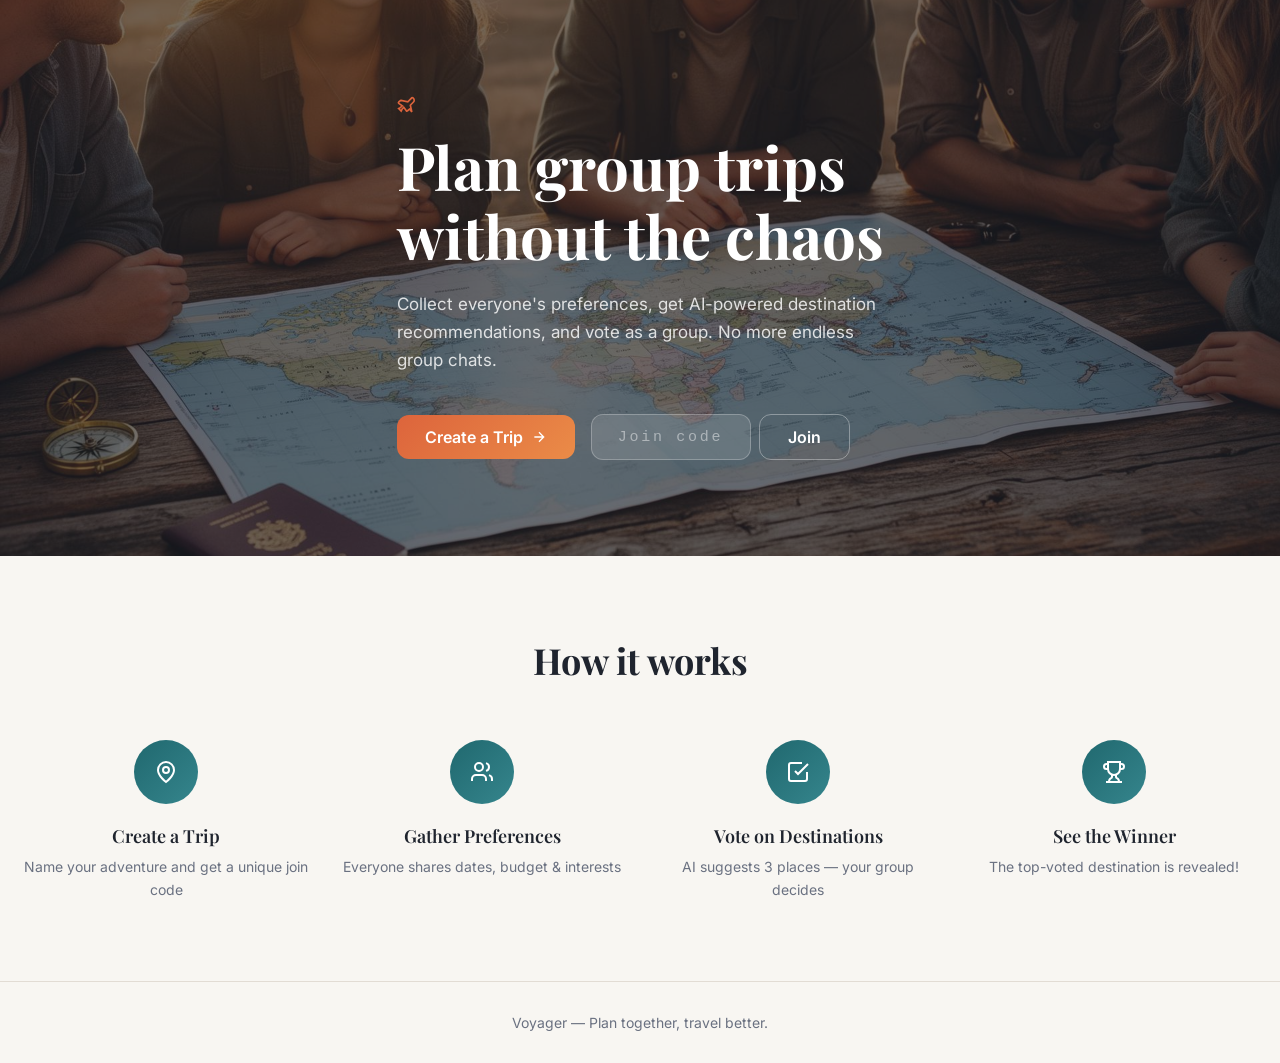
<file: templates/index.html>
<!DOCTYPE html>
<html lang="en">
<head>
  <meta charset="UTF-8" />
  <meta name="viewport" content="width=device-width, initial-scale=1.0"/>
  <title>AI Trip Planner</title>
  <link rel="stylesheet" href="/static/css/style.css" />
</head>
<body>

<!-- ── Hero ──────────────────────────────────────────── -->
<section class="hero">
  <div class="hero-bg">
    <img src="/static/images/hero-travel.jpg" alt="Friends planning a trip" />
    <div class="hero-overlay"></div>
  </div>
  <div class="hero-content container anim-fade-up">
    <div class="hero-brand">
      <!-- Plane icon -->
      <svg class="icon-md" viewBox="0 0 24 24" fill="none" stroke="currentColor" stroke-width="2" style="color:var(--accent)">
        <path d="M17.8 19.2 16 11l3.5-3.5C21 6 21 4 19.5 2.5S18 2 16.5 3.5L13 7 4.8 5.2a1 1 0 0 0-.9.3L2 7.4a1 1 0 0 0 .1 1.4l4.3 3.1L4 14l-2 1 3 3 1-2 2.1-2.5 3.1 4.3a1 1 0 0 0 1.4.1l1.9-1.9a1 1 0 0 0 .2-.9z"/>
      </svg>
      <span class="hero-brand-text"></span>
    </div>
    <h1>Plan group trips<br/>without the chaos</h1>
    <p>Collect everyone's preferences, get AI-powered destination recommendations, and vote as a group. No more endless group chats.</p>
    <div class="hero-actions">
      <button class="btn btn-accent btn-lg" onclick="showCreateOverlay()">
        Create a Trip
        <svg class="icon-sm" viewBox="0 0 24 24" fill="none" stroke="currentColor" stroke-width="2"><path d="M5 12h14M12 5l7 7-7 7"/></svg>
      </button>
      <div class="hero-join-row">
        <input class="input" id="joinCodeInput" type="text" placeholder="Join code" maxlength="6"
               oninput="this.value=this.value.toUpperCase()"
               onkeydown="if(event.key==='Enter')handleJoin()" />
        <button class="btn btn-outline btn-lg" onclick="handleJoin()">Join</button>
      </div>
    </div>
  </div>
</section>

<!-- ── How it works ───────────────────────────────────── -->
<section class="how">
  <div class="container">
    <h2>How it works</h2>
    <div class="how-grid">

      <div class="how-step">
        <div class="how-icon">
          <svg class="icon-lg" viewBox="0 0 24 24" fill="none" stroke="white" stroke-width="2">
            <path d="M20 10c0 6-8 12-8 12S4 16 4 10a8 8 0 0 1 16 0z"/><circle cx="12" cy="10" r="3"/>
          </svg>
        </div>
        <h3>Create a Trip</h3>
        <p>Name your adventure and get a unique join code</p>
      </div>

      <div class="how-step">
        <div class="how-icon">
          <svg class="icon-lg" viewBox="0 0 24 24" fill="none" stroke="white" stroke-width="2">
            <path d="M16 21v-2a4 4 0 0 0-4-4H6a4 4 0 0 0-4 4v2"/><circle cx="9" cy="7" r="4"/>
            <path d="M22 21v-2a4 4 0 0 0-3-3.87M16 3.13a4 4 0 0 1 0 7.75"/>
          </svg>
        </div>
        <h3>Gather Preferences</h3>
        <p>Everyone shares dates, budget &amp; interests</p>
      </div>

      <div class="how-step">
        <div class="how-icon">
          <svg class="icon-lg" viewBox="0 0 24 24" fill="none" stroke="white" stroke-width="2">
            <path d="M9 11l3 3L22 4"/><path d="M21 12v7a2 2 0 0 1-2 2H5a2 2 0 0 1-2-2V5a2 2 0 0 1 2-2h11"/>
          </svg>
        </div>
        <h3>Vote on Destinations</h3>
        <p>AI suggests 3 places — your group decides</p>
      </div>

      <div class="how-step">
        <div class="how-icon">
          <svg class="icon-lg" viewBox="0 0 24 24" fill="none" stroke="white" stroke-width="2">
            <path d="M6 9H4.5a2.5 2.5 0 0 1 0-5H6"/><path d="M18 9h1.5a2.5 2.5 0 0 0 0-5H18"/>
            <path d="M4 22h16"/><path d="M10 14.66V17c0 .55-.47.98-.97 1.21C7.85 18.75 7 20.24 7 22"/>
            <path d="M14 14.66V17c0 .55.47.98.97 1.21C16.15 18.75 17 20.24 17 22"/>
            <path d="M18 2H6v7a6 6 0 0 0 12 0V2z"/>
          </svg>
        </div>
        <h3>See the Winner</h3>
        <p>The top-voted destination is revealed!</p>
      </div>

    </div>
  </div>
</section>

<!-- ── Footer ────────────────────────────────────────── -->
<footer class="site-footer">
  <div class="container">
    <p>Voyager — Plan together, travel better.</p>
  </div>
</footer>

<!-- ── Create Trip Overlay ────────────────────────────── -->
<div class="overlay-backdrop" id="createOverlay" onclick="handleOverlayClick(event)">
  <div class="overlay-card card card-elevated" id="overlayCard">

    <!-- Form state -->
    <div id="createFormState">
      <div class="card-header" style="display:flex;align-items:center;justify-content:space-between;">
        <span class="card-title">Create a new trip</span>
        <button class="btn-icon" onclick="hideCreateOverlay()">
          <svg class="icon-sm" viewBox="0 0 24 24" fill="none" stroke="currentColor" stroke-width="2"><path d="M18 6 6 18M6 6l12 12"/></svg>
        </button>
      </div>
      <div class="card-body space-y">
        <div class="field">
          <label for="createTripName">Trip name</label>
          <input class="input" id="createTripName" type="text" placeholder="e.g. Summer Getaway 2026" />
        </div>
        <div class="field">
          <label for="createOrgName">Your name (organiser)</label>
          <input class="input" id="createOrgName" type="text" placeholder="e.g. Alex"
                 onkeydown="if(event.key==='Enter')submitCreateTrip()" />
        </div>
        <button class="btn btn-primary btn-w100" onclick="submitCreateTrip()">
          Create Trip
        </button>
      </div>
    </div>

    <!-- Success state -->
    <div id="createSuccessState" style="display:none;">
      <div class="card-full" style="text-align:center;">
        <button class="btn-icon" style="float:right;margin-bottom:0.5rem;" onclick="hideCreateOverlay()">
          <svg class="icon-sm" viewBox="0 0 24 24" fill="none" stroke="currentColor" stroke-width="2"><path d="M18 6 6 18M6 6l12 12"/></svg>
        </button>
        
        <!-- Join Code Section -->
        <p style="font-size:0.875rem;color:var(--muted-fg);margin-bottom:0.5rem;">Your join code is</p>
        <div class="code-display">
          <span class="code-display-val" id="displayJoinCode"></span>
          <button class="btn-icon" id="copyCodeBtn" onclick="copyJoinCode()">
            <svg id="copyIcon" class="icon-md" viewBox="0 0 24 24" fill="none" stroke="currentColor" stroke-width="2">
              <rect width="14" height="14" x="8" y="8" rx="2" ry="2"/><path d="M4 16c-1.1 0-2-.9-2-2V4c0-1.1.9-2 2-2h10c1.1 0 2 .9 2 2"/>
            </svg>
          </button>
        </div>
        
        <!-- Shareable Link Section -->
        <p style="font-size:0.875rem;color:var(--muted-fg);margin:1rem 0 0.5rem 0;">Or share this direct link</p>
        <div class="code-display" style="margin-bottom:1rem;">
          <span class="code-display-val" id="displayShareLink" style="font-size:0.75rem;"></span>
          <button class="btn-icon" id="copyLinkBtnHome" onclick="copyShareLink()">
            <svg id="copyLinkIconHome" class="icon-md" viewBox="0 0 24 24" fill="none" stroke="currentColor" stroke-width="2">
              <path d="M10 13a5 5 0 0 0 7.54.54l3-3a5 5 0 0 0-7.07-7.07l-1.72 1.71"/><path d="M14 11a5 5 0 0 0-7.54-.54l-3 3a5 5 0 0 0 7.07 7.07l1.71-1.71"/>
            </svg>
          </button>
        </div>
        
        <p style="font-size:0.875rem;color:var(--muted-fg);margin-bottom:1.5rem;">Share the code or link with your group so they can join and add their preferences.</p>
        <button class="btn btn-accent btn-w100" id="goDashboardBtn">
          Go to Trip Dashboard
        </button>
      </div>
    </div>

  </div>
</div>

<!-- ── Toast container ───────────────────────────────── -->
<div id="toast-container"></div>

<script src="/static/js/app.js"></script>
</body>
</html>
</file>
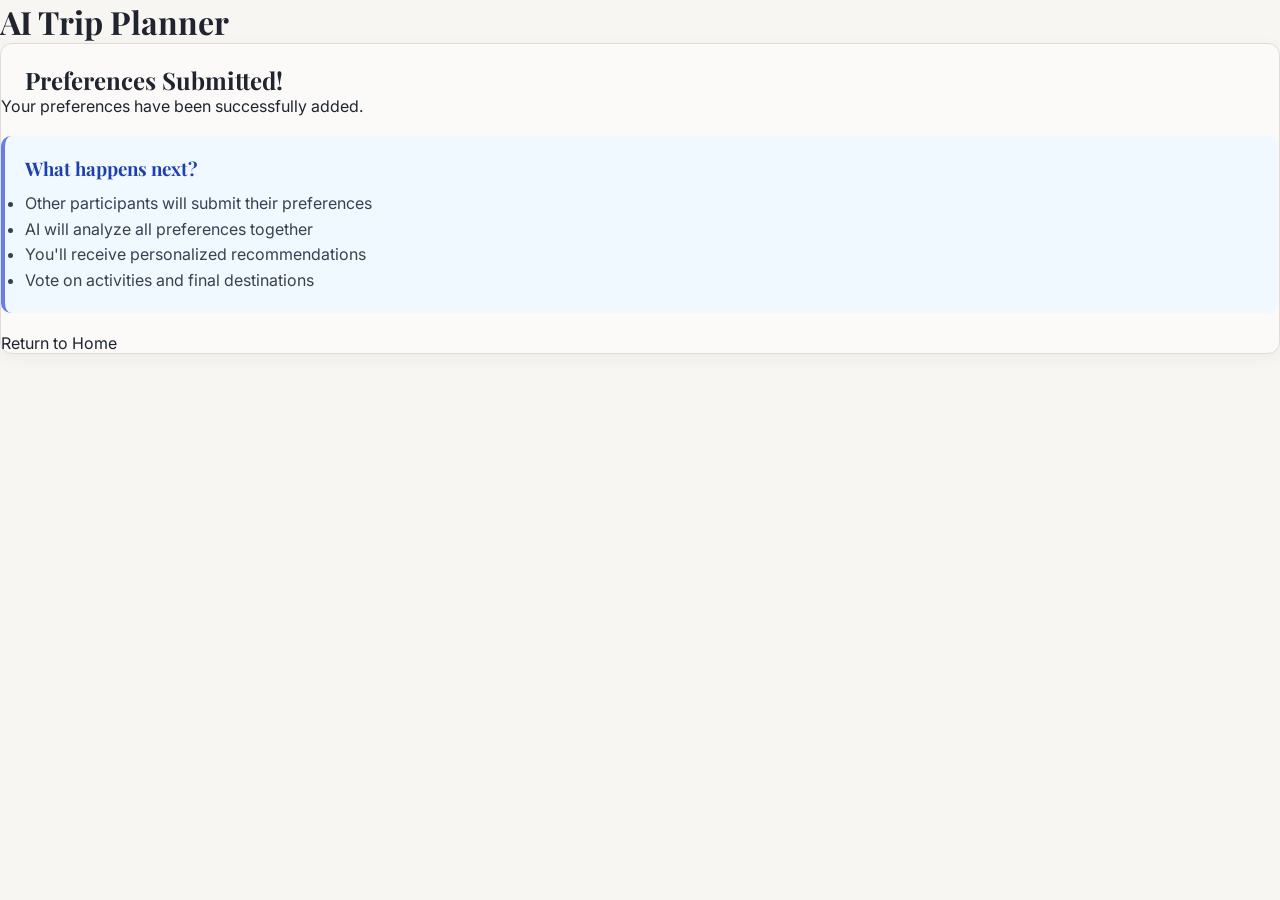
<file: templates/confirmation.html>
<!DOCTYPE html>
<html lang="en">
<head>
<meta charset="UTF-8">
<meta name="viewport" content="width=device-width, initial-scale=1.0">
<title>Success - AI Trip Planner</title>
<link rel="stylesheet" href="/static/css/style.css">
</head>

<body>

<div class="page">

<header class="header">
<div class="logo">
<span class="logo-icon"></span>
<h1>AI Trip Planner</h1>
</div>
</header>

<div class="main-container">
<div class="card-wrapper">

<div class="card">
<div class="card-header">
<span class="card-icon"></span>
<h2>Preferences Submitted!</h2>
</div>
<p class="card-description">Your preferences have been successfully added.</p>

<div style="background: #f0f9ff; padding: 20px; border-radius: 10px; margin: 20px 0; border-left: 4px solid #667eea;">
<h3 style="color: #1e40af; margin-bottom: 10px;">What happens next?</h3>
<ul style="color: #374151; line-height: 1.6;">
<li>Other participants will submit their preferences</li>
<li>AI will analyze all preferences together</li>
<li>You'll receive personalized recommendations</li>
<li>Vote on activities and final destinations</li>
</ul>
</div>

<a href="/" class="primary-btn" style="text-decoration: none; display: flex; align-items: center; justify-content: space-between;">
<span class="btn-text">Return to Home</span>
<span class="btn-icon"></span>
</a>

</div>

</div>
</div>

</div>

<script>
console.log('Confirmation page loaded successfully');
</script>

</body>
</html>
</file>
<file: static/css/style.css>
@import url('https://fonts.googleapis.com/css2?family=Playfair+Display:wght@400;500;600;700&family=Inter:wght@300;400;500;600;700&display=swap');

/* ── Design tokens ─────────────────────────────────────── */
:root {
  --bg:          hsl(38, 30%, 96%);
  --fg:          hsl(220, 20%, 15%);
  --card:        hsl(36, 25%, 98%);
  --card-fg:     hsl(220, 20%, 15%);
  --primary:     hsl(185, 55%, 28%);
  --primary-fg:  hsl(0, 0%, 100%);
  --secondary:   hsl(35, 30%, 90%);
  --accent:      hsl(15, 70%, 55%);
  --accent-fg:   hsl(0, 0%, 100%);
  --muted:       hsl(35, 20%, 92%);
  --muted-fg:    hsl(220, 10%, 46%);
  --border:      hsl(35, 20%, 86%);
  --radius:      0.75rem;
  --grad-hero:   linear-gradient(135deg, hsl(185,55%,28%), hsl(185,45%,38%));
  --grad-accent: linear-gradient(135deg, hsl(15,70%,55%), hsl(25,80%,60%));
  --grad-warm:   linear-gradient(180deg, hsl(38,30%,96%), hsl(35,30%,90%));
  --shadow-card: 0 4px 20px -4px hsl(220 20% 15% / 0.08);
  --shadow-elev: 0 12px 40px -8px hsl(220 20% 15% / 0.15);
  --font-head:   'Playfair Display', serif;
  --font-body:   'Inter', sans-serif;
}

/* ── Reset ──────────────────────────────────────────────── */
*, *::before, *::after { box-sizing: border-box; margin: 0; padding: 0; }
html { font-size: 16px; }
body { font-family: var(--font-body); background: var(--bg); color: var(--fg); min-height: 100vh; }
h1,h2,h3,h4,h5,h6 { font-family: var(--font-head); }
a { text-decoration: none; color: inherit; }
button { cursor: pointer; font-family: var(--font-body); border: none; outline: none; }
input, select, textarea { font-family: var(--font-body); outline: none; }
img { max-width: 100%; display: block; }

/* ── Utilities ──────────────────────────────────────────── */
.container    { max-width: 1280px; margin: 0 auto; padding: 0 1.5rem; }
.container-sm { max-width: 768px;  margin: 0 auto; padding: 0 1.5rem; }

/* ── Buttons ────────────────────────────────────────────── */
.btn {
  display: inline-flex; align-items: center; justify-content: center; gap: 0.5rem;
  padding: 0.625rem 1.25rem; border-radius: var(--radius); font-size: 0.9375rem;
  font-weight: 600; transition: opacity 0.15s, background 0.15s, border-color 0.15s;
  white-space: nowrap; border: none;
}
.btn:disabled { opacity: 0.45; cursor: not-allowed; pointer-events: none; }
.btn-primary  { background: var(--grad-hero); color: var(--primary-fg); }
.btn-accent   { background: var(--grad-accent); color: var(--accent-fg); }
.btn-outline  { background: transparent; border: 1.5px solid var(--border); color: var(--fg); }
.btn-ghost    { background: transparent; color: var(--muted-fg); }
.btn-icon     { padding: 0.4rem; border-radius: var(--radius); background: transparent; color: var(--muted-fg); }
.btn-lg       { padding: 0.75rem 1.75rem; font-size: 1rem; }
.btn-sm       { padding: 0.375rem 0.875rem; font-size: 0.8125rem; }
.btn-w100     { width: 100%; }
.btn:not(:disabled):hover { opacity: 0.87; }
.btn-outline:not(:disabled):hover { border-color: var(--primary); color: var(--primary); opacity: 1; }
.btn-ghost:not(:disabled):hover   { background: var(--muted); opacity: 1; }
.btn-icon:not(:disabled):hover    { background: var(--muted); opacity: 1; }

/* ── Inputs ─────────────────────────────────────────────── */
.field { display: flex; flex-direction: column; gap: 0.375rem; }
label  { font-size: 0.875rem; font-weight: 500; color: var(--fg); }
.input {
  width: 100%; padding: 0.5rem 0.75rem; border: 1.5px solid var(--border);
  border-radius: var(--radius); background: var(--card); color: var(--fg);
  font-size: 0.9375rem; transition: border-color 0.15s;
}
.input::placeholder { color: var(--muted-fg); }
.input:focus { border-color: var(--primary); }
select.input {
  appearance: none;
  background-image: url("data:image/svg+xml,%3Csvg xmlns='http://www.w3.org/2000/svg' width='16' height='16' viewBox='0 0 24 24' fill='none' stroke='%236C7283' stroke-width='2'%3E%3Cpath d='m6 9 6 6 6-6'/%3E%3C/svg%3E");
  background-repeat: no-repeat; background-position: right 0.75rem center; padding-right: 2.5rem;
}

/* ── Cards ──────────────────────────────────────────────── */
.card         { background: var(--card); border: 1.5px solid var(--border); border-radius: var(--radius); box-shadow: var(--shadow-card); }
.card-elevated{ box-shadow: var(--shadow-elev); }
.card-header  { padding: 1.25rem 1.5rem 0; }
.card-title   { font-size: 1.125rem; font-weight: 700; font-family: var(--font-head); }
.card-body    { padding: 1rem 1.5rem 1.5rem; }
.card-full    { padding: 1.5rem; }

/* ── Badge ──────────────────────────────────────────────── */
.badge {
  display: inline-flex; align-items: center; gap: 0.25rem;
  padding: 0.2rem 0.6rem; border-radius: 999px; font-size: 0.75rem; font-weight: 500;
}
.badge-primary   { background: var(--primary); color: var(--primary-fg); }
.badge-secondary { background: var(--muted); color: var(--muted-fg); }
.badge-accent    { background: var(--accent); color: var(--accent-fg); }
.badge-outline   { background: transparent; border: 1.5px solid var(--border); color: var(--fg); }

/* ── Toast ──────────────────────────────────────────────── */
#toast-container {
  position: fixed; bottom: 1.5rem; right: 1.5rem;
  display: flex; flex-direction: column; gap: 0.5rem; z-index: 9999;
}
.toast {
  padding: 0.75rem 1.25rem; border-radius: var(--radius); font-size: 0.9rem;
  font-weight: 500; min-width: 220px; max-width: 360px;
  box-shadow: var(--shadow-elev); animation: slideIn 0.25s ease;
}
.toast-success { background: var(--primary); color: var(--primary-fg); }
.toast-error   { background: #dc2626; color: #fff; }
@keyframes slideIn  { from { transform: translateX(110%); opacity: 0; } to { transform: translateX(0); opacity: 1; } }
@keyframes slideOut { from { opacity: 1; } to { opacity: 0; transform: translateX(110%); } }

/* ── Spinner ────────────────────────────────────────────── */
@keyframes spin { to { transform: rotate(360deg); } }
.spinner { animation: spin 0.8s linear infinite; display: inline-block; }

/* ── Animations ─────────────────────────────────────────── */
@keyframes fadeUp  { from { opacity:0; transform:translateY(20px); } to { opacity:1; transform:translateY(0); } }
@keyframes fadeIn  { from { opacity:0; } to { opacity:1; } }
@keyframes scaleIn { from { opacity:0; transform:scale(0.95); } to { opacity:1; transform:scale(1); } }
.anim-fade-up  { animation: fadeUp  0.5s ease forwards; }
.anim-fade-in  { animation: fadeIn  0.4s ease forwards; }
.anim-scale-in { animation: scaleIn 0.3s ease forwards; }

/* Stagger delays */
.delay-1 { animation-delay: 0.1s; opacity: 0; }
.delay-2 { animation-delay: 0.2s; opacity: 0; }
.delay-3 { animation-delay: 0.3s; opacity: 0; }
.delay-4 { animation-delay: 0.45s; opacity: 0; }

/* ── Collapse ────────────────────────────────────────────── */
.collapsible { overflow: hidden; max-height: 0; transition: max-height 0.4s ease, opacity 0.3s ease; opacity: 0; }
.collapsible.open { max-height: 1200px; opacity: 1; }

/* ─────────────────────────────────────────────────────────
   HOME PAGE
   ───────────────────────────────────────────────────────── */
.hero { position: relative; overflow: hidden; min-height: 520px; display: flex; align-items: center; }
.hero-bg { position: absolute; inset: 0; }
.hero-bg img { width: 100%; height: 100%; object-fit: cover; }
.hero-overlay { position: absolute; inset: 0; background: hsl(220 20% 15% / 0.62); }
.hero-content { position: relative; z-index: 2; padding: 6rem 0; }
.hero-brand   { display: flex; align-items: center; gap: 0.5rem; margin-bottom: 1rem; }
.hero-brand-text { font-size: 0.8125rem; font-weight: 700; letter-spacing: 0.18em; text-transform: uppercase; color: var(--accent); }
.hero h1 { font-size: clamp(2.25rem, 5vw, 3.75rem); font-weight: 700; line-height: 1.15; color: #fff; margin-bottom: 1.25rem; }
.hero p  { font-size: 1.0625rem; color: rgba(255,255,255,0.82); max-width: 480px; margin-bottom: 2.5rem; line-height: 1.65; }
.hero-actions  { display: flex; flex-wrap: wrap; gap: 1rem; align-items: center; }
.hero-join-row { display: flex; gap: 0.5rem; }
.hero-join-row .input {
  width: 10rem; background: rgba(255,255,255,0.12); border-color: rgba(255,255,255,0.25);
  color: #fff; font-family: monospace; letter-spacing: 0.18em; text-align: center;
}
.hero-join-row .input::placeholder { color: rgba(255,255,255,0.45); }
.hero-join-row .btn-outline { border-color: rgba(255,255,255,0.35); color: #fff; }
.hero-join-row .btn-outline:hover { background: rgba(255,255,255,0.12); opacity: 1; border-color: rgba(255,255,255,0.6); }

/* How it works */
.how      { padding: 5rem 0; }
.how h2   { font-size: clamp(1.75rem, 3vw, 2.25rem); font-weight: 700; text-align: center; margin-bottom: 3.5rem; }
.how-grid { display: grid; grid-template-columns: repeat(auto-fit, minmax(200px, 1fr)); gap: 2rem; }
.how-step { text-align: center; opacity: 0; animation: fadeUp 0.5s ease forwards; }
.how-step:nth-child(1) { animation-delay: 0.05s; }
.how-step:nth-child(2) { animation-delay: 0.2s; }
.how-step:nth-child(3) { animation-delay: 0.35s; }
.how-step:nth-child(4) { animation-delay: 0.5s; }
.how-icon { width: 4rem; height: 4rem; border-radius: 50%; background: var(--grad-hero); margin: 0 auto 1.25rem; display: flex; align-items: center; justify-content: center; }
.how-step h3 { font-size: 1.125rem; font-weight: 600; margin-bottom: 0.5rem; }
.how-step p  { font-size: 0.875rem; color: var(--muted-fg); line-height: 1.6; }

/* Create trip overlay */
.overlay-backdrop { display: none; position: fixed; inset: 0; background: hsl(220 20% 15%/0.5); z-index: 100; align-items: center; justify-content: center; padding: 1rem; }
.overlay-backdrop.show { display: flex; }
.overlay-card { width: 100%; max-width: 440px; animation: scaleIn 0.25s ease; }

/* Join code display (create success state) */
.code-display   { display: flex; align-items: center; justify-content: center; gap: 0.75rem; padding: 1rem 0; }
.code-display-val { font-family: monospace; font-size: 2.5rem; font-weight: 700; letter-spacing: 0.3em; color: var(--primary); }

/* Footer */
.site-footer { border-top: 1.5px solid var(--border); padding: 2rem 0; text-align: center; }
.site-footer p { font-size: 0.875rem; color: var(--muted-fg); }

/* ─────────────────────────────────────────────────────────
   TRIP DASHBOARD
   ───────────────────────────────────────────────────────── */
.trip-page { min-height: 100vh; background: var(--grad-warm); padding: 2rem 0 4rem; }

.back-btn { margin-bottom: 1.5rem; }

.trip-header  { margin-bottom: 2rem; animation: fadeUp 0.4s ease; }
.trip-header h1 { font-size: clamp(1.5rem, 3vw, 2rem); font-weight: 700; margin-bottom: 0.25rem; }
.trip-header-meta { font-size: 0.875rem; color: var(--muted-fg); margin-bottom: 1rem; }
.trip-header-row  { display: flex; align-items: flex-start; justify-content: space-between; flex-wrap: wrap; gap: 1rem; margin-bottom: 1rem; }

.join-code-bar {
  display: flex; align-items: center; gap: 0.75rem;
  background: var(--card); border: 1.5px solid var(--border); border-radius: var(--radius);
  padding: 0.6rem 1rem; box-shadow: var(--shadow-card);
}
.join-code-bar .label { font-size: 0.75rem; color: var(--muted-fg); }
.join-code-bar .code  { font-family: monospace; font-weight: 700; letter-spacing: 0.2em; color: var(--primary); }

/* Preferences list */
.pref-row {
  display: flex; align-items: center; justify-content: space-between;
  background: var(--muted); border-radius: calc(var(--radius) - 2px); padding: 0.75rem 1rem;
}
.pref-row-name   { font-size: 0.9rem; font-weight: 500; }
.pref-row-badges { display: flex; gap: 0.5rem; flex-wrap: wrap; }

/* Card header row (title + button) */
.card-header-row { display: flex; align-items: center; justify-content: space-between; padding: 1.25rem 1.5rem 0; }

/* Interest tags */
.interests-grid { display: flex; flex-wrap: wrap; gap: 0.5rem; }
.interest-tag {
  padding: 0.25rem 0.75rem; border-radius: 999px; font-size: 0.8125rem; font-weight: 500;
  cursor: pointer; transition: background 0.15s, color 0.15s, border-color 0.15s;
  background: var(--muted); color: var(--muted-fg); border: 1.5px solid transparent; user-select: none;
}
.interest-tag.active  { background: var(--primary); color: var(--primary-fg); border-color: var(--primary); }
.interest-tag:hover:not(.active) { border-color: var(--primary); color: var(--primary); }

/* Recommendation cards */
.rec-card { border: 2px solid var(--border); border-radius: var(--radius); background: var(--card); box-shadow: var(--shadow-card); cursor: pointer; transition: border-color 0.2s; padding: 1.25rem; margin-bottom: 1rem; animation: fadeUp 0.4s ease forwards; opacity: 0; }
.rec-card:nth-child(1) { animation-delay: 0.05s; }
.rec-card:nth-child(2) { animation-delay: 0.15s; }
.rec-card:nth-child(3) { animation-delay: 0.25s; }
.rec-card:hover    { border-color: hsl(185 55% 28% / 0.4); }
.rec-card.selected { border-color: var(--primary); }
.rec-card-top      { display: flex; align-items: flex-start; justify-content: space-between; margin-bottom: 0.5rem; }
.rec-card-name     { display: flex; align-items: center; gap: 0.5rem; }
.rec-card-name h3  { font-size: 1.0625rem; font-weight: 600; }
.rec-card > p      { font-size: 0.875rem; color: var(--muted-fg); margin-bottom: 1rem; line-height: 1.6; }
.rec-progress-row  { display: flex; align-items: center; gap: 0.75rem; }
.rec-progress-bar  { flex: 1; height: 8px; background: var(--muted); border-radius: 999px; overflow: hidden; }
.rec-progress-fill { height: 100%; background: var(--grad-hero); border-radius: 999px; transition: width 0.5s ease; }

/* Winner card */
.winner-card   { border: 2px solid var(--accent); border-radius: var(--radius); background: var(--card); box-shadow: var(--shadow-elev); overflow: hidden; margin-bottom: 1.5rem; animation: scaleIn 0.5s ease; }
.winner-banner { background: var(--grad-accent); padding: 1rem 1.5rem; display: flex; align-items: center; gap: 0.75rem; }
.winner-banner span { font-family: var(--font-head); font-size: 1.25rem; font-weight: 700; color: #fff; }
.winner-body   { padding: 1.5rem; }
.winner-name   { display: flex; align-items: center; gap: 0.5rem; margin-bottom: 0.75rem; }
.winner-name h2 { font-size: 1.5rem; font-weight: 700; }

/* Vote summary */
.summary-row   { display: flex; align-items: center; gap: 0.75rem; margin-bottom: 0.625rem; }
.summary-label { font-size: 0.875rem; width: 9rem; white-space: nowrap; overflow: hidden; text-overflow: ellipsis; }
.summary-bar   { flex: 1; height: 12px; background: var(--muted); border-radius: 999px; overflow: hidden; }
.summary-fill  { height: 100%; border-radius: 999px; width: 0; transition: width 0.7s ease 0.5s; }
.summary-fill.is-winner { background: var(--grad-accent); }
.summary-fill.is-other  { background: hsl(185 55% 28%/0.4); }
.summary-pct   { font-family: monospace; font-size: 0.75rem; color: var(--muted-fg); width: 3rem; text-align: right; }

/* Generating state */
.generating-state   { text-align: center; padding: 5rem 0; animation: fadeIn 0.4s ease; }
.generating-state h2 { font-size: 1.25rem; font-weight: 600; margin-bottom: 0.5rem; margin-top: 1rem; }
.generating-state p  { font-size: 0.875rem; color: var(--muted-fg); }

/* Empty/not-found */
.empty-state { text-align: center; padding: 2.5rem; font-size: 0.875rem; color: var(--muted-fg); }
.not-found   { min-height: 100vh; display: flex; align-items: center; justify-content: center; background: var(--grad-warm); padding: 1rem; }

/* Spacing helpers */
.space-y > * + * { margin-top: 1.25rem; }
.mt-2 { margin-top: 0.5rem; } .mt-4 { margin-top: 1rem; } .mt-6 { margin-top: 1.5rem; } .mt-8 { margin-top: 2rem; }
.mb-2 { margin-bottom: 0.5rem; } .mb-4 { margin-bottom: 1rem; } .mb-6 { margin-bottom: 1.5rem; }

/* Grid */
.grid-2 { display: grid; grid-template-columns: 1fr 1fr; gap: 1rem; }

/* SVG sizing */
.icon-sm { width: 1rem;    height: 1rem; }
.icon-md { width: 1.25rem; height: 1.25rem; }
.icon-lg { width: 1.5rem;  height: 1.5rem; }
.icon-xl { width: 3rem;    height: 3rem; }
svg { flex-shrink: 0; }

/* Responsive */
@media (max-width: 600px) {
  .hero-actions { flex-direction: column; align-items: flex-start; }
  .hero-join-row { width: 100%; }
  .hero-join-row .input { flex: 1; width: auto; }
  .grid-2 { grid-template-columns: 1fr; }
  .how-grid { grid-template-columns: 1fr 1fr; }
  .trip-header-row { flex-direction: column; }
}
@media (max-width: 400px) {
  .how-grid { grid-template-columns: 1fr; }
}
</file>
